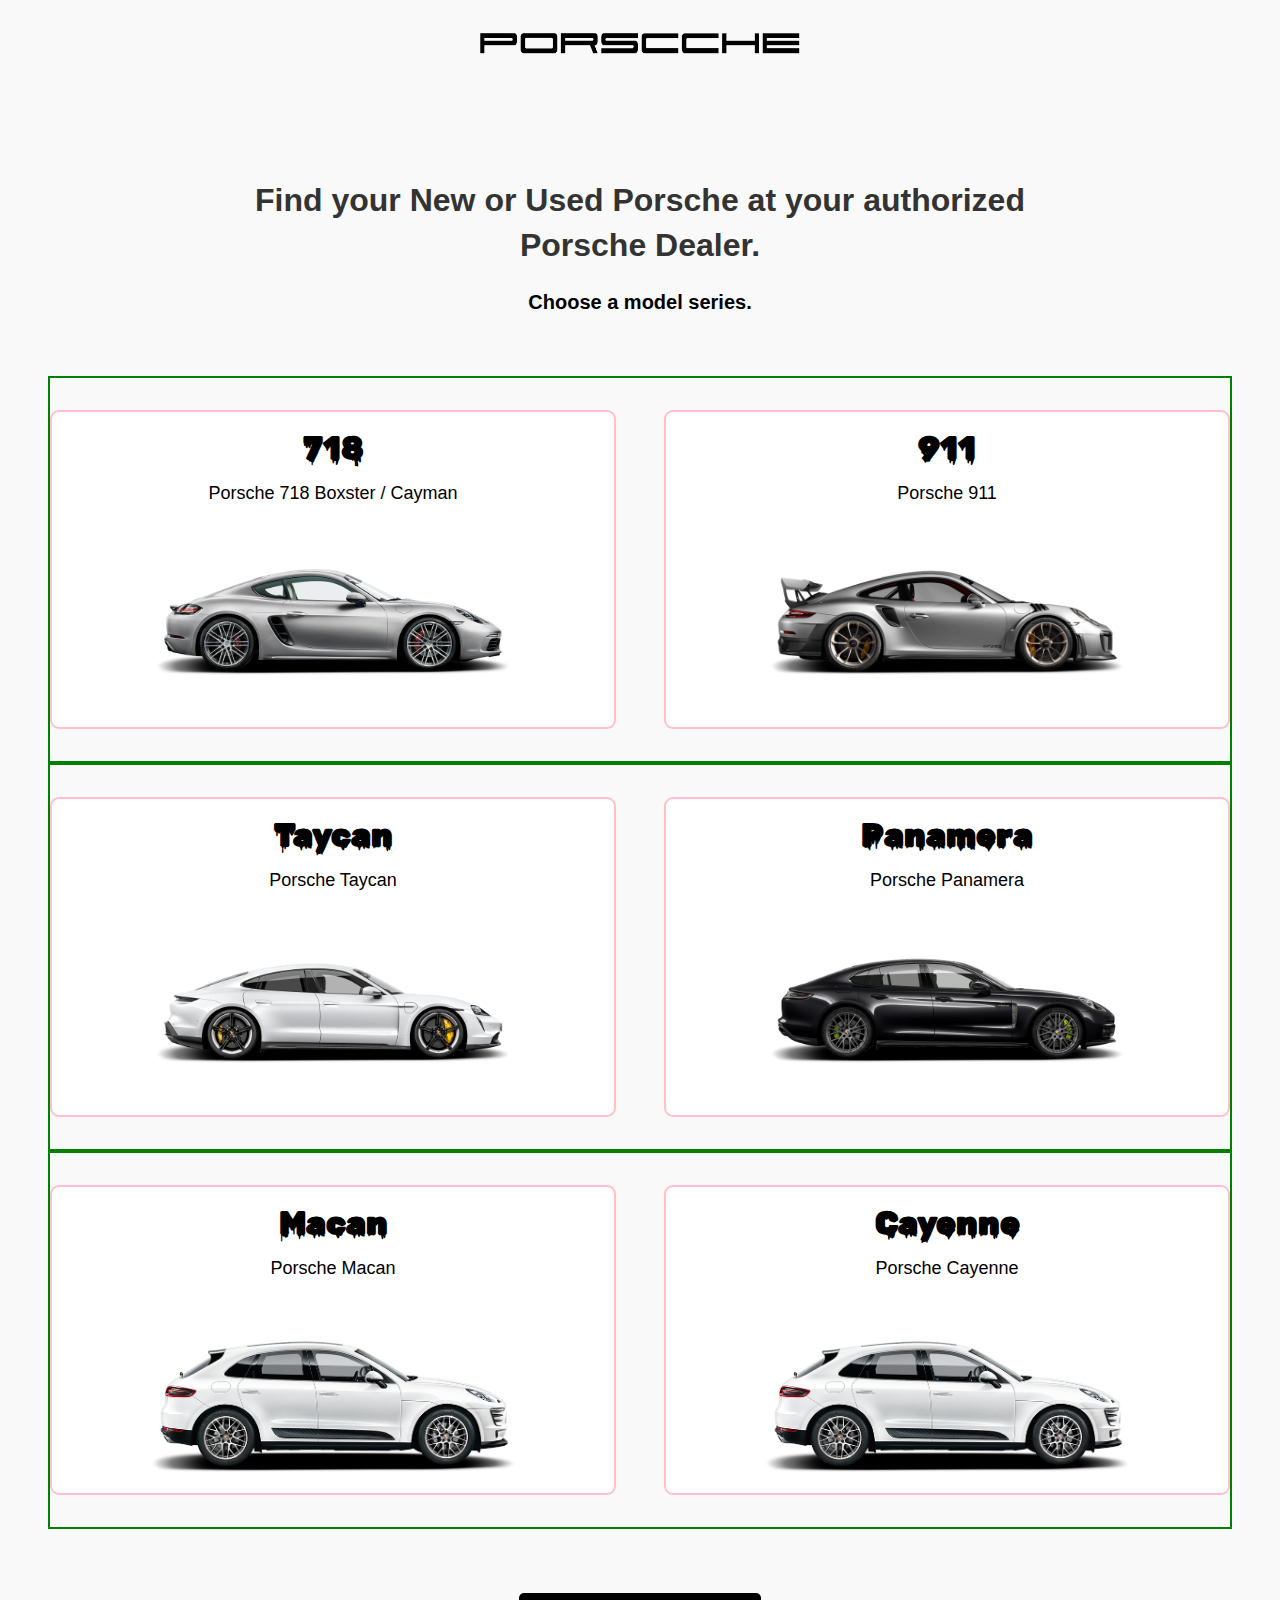
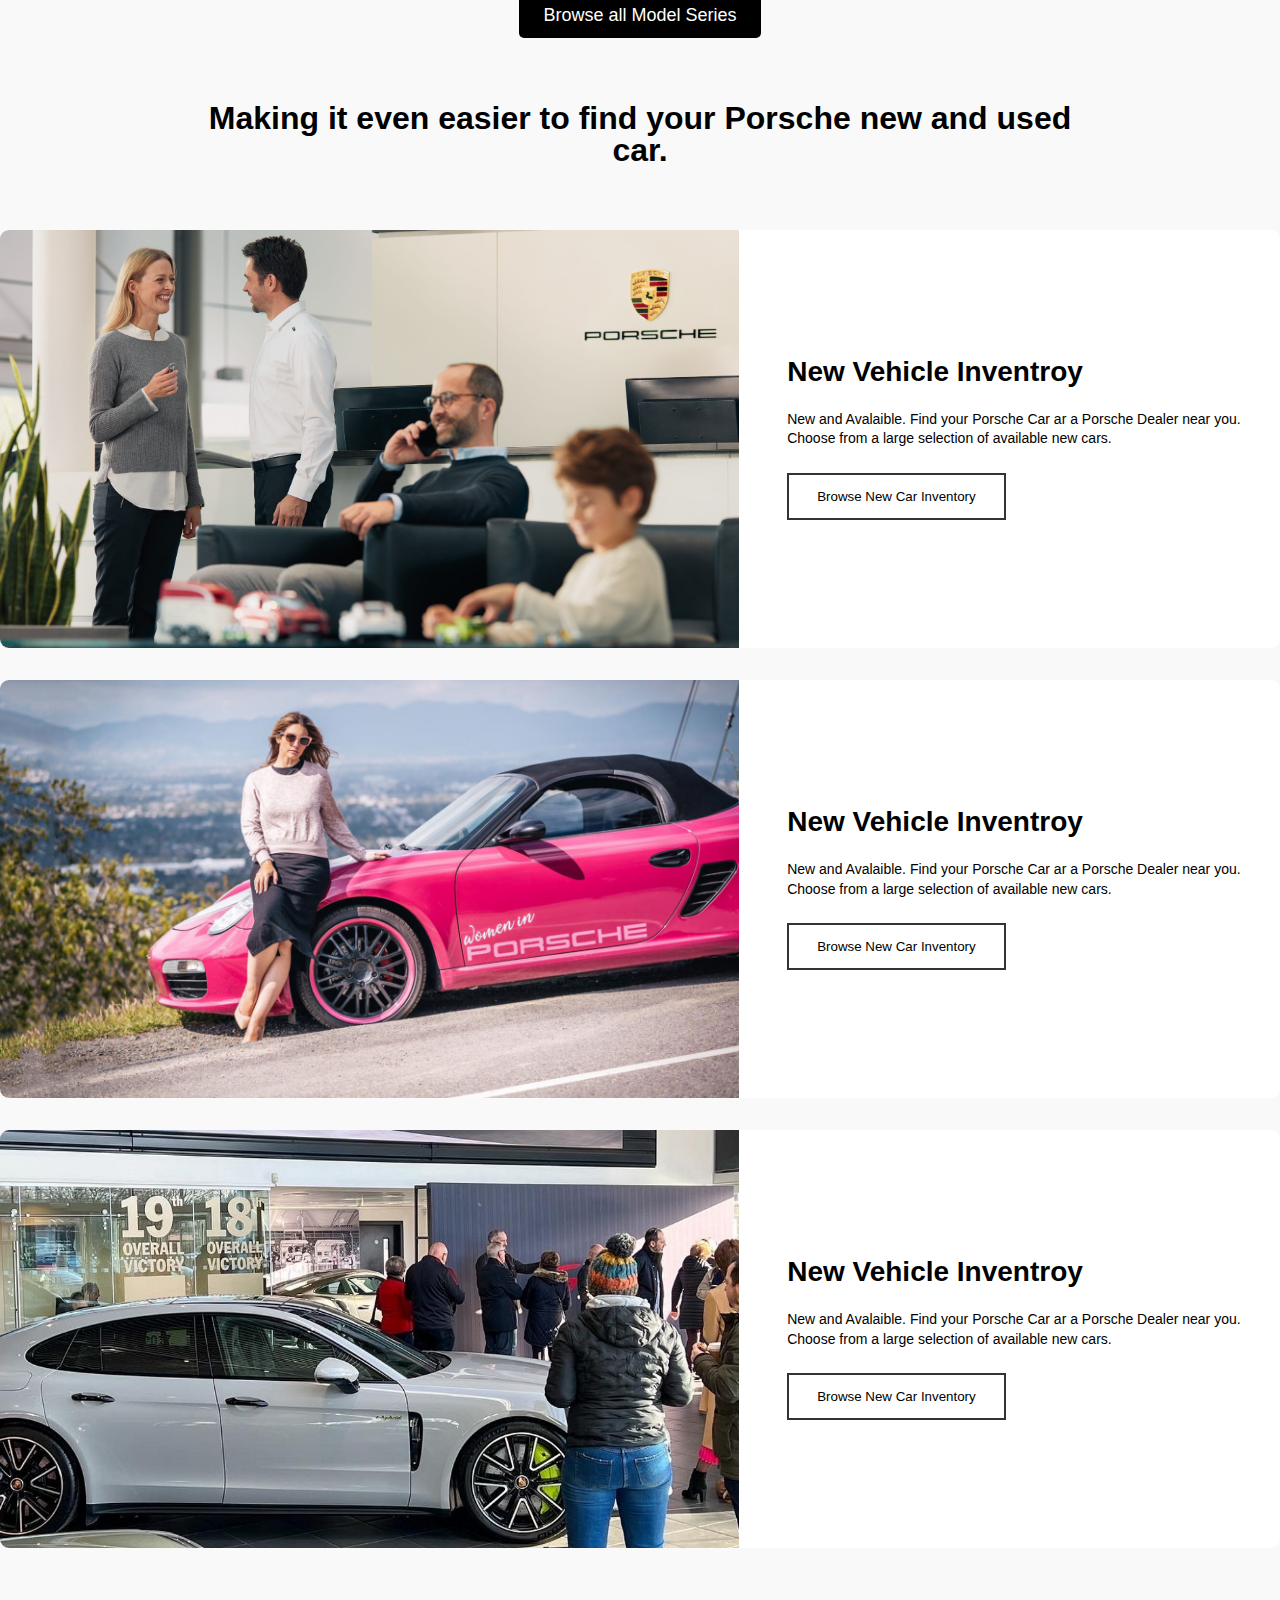
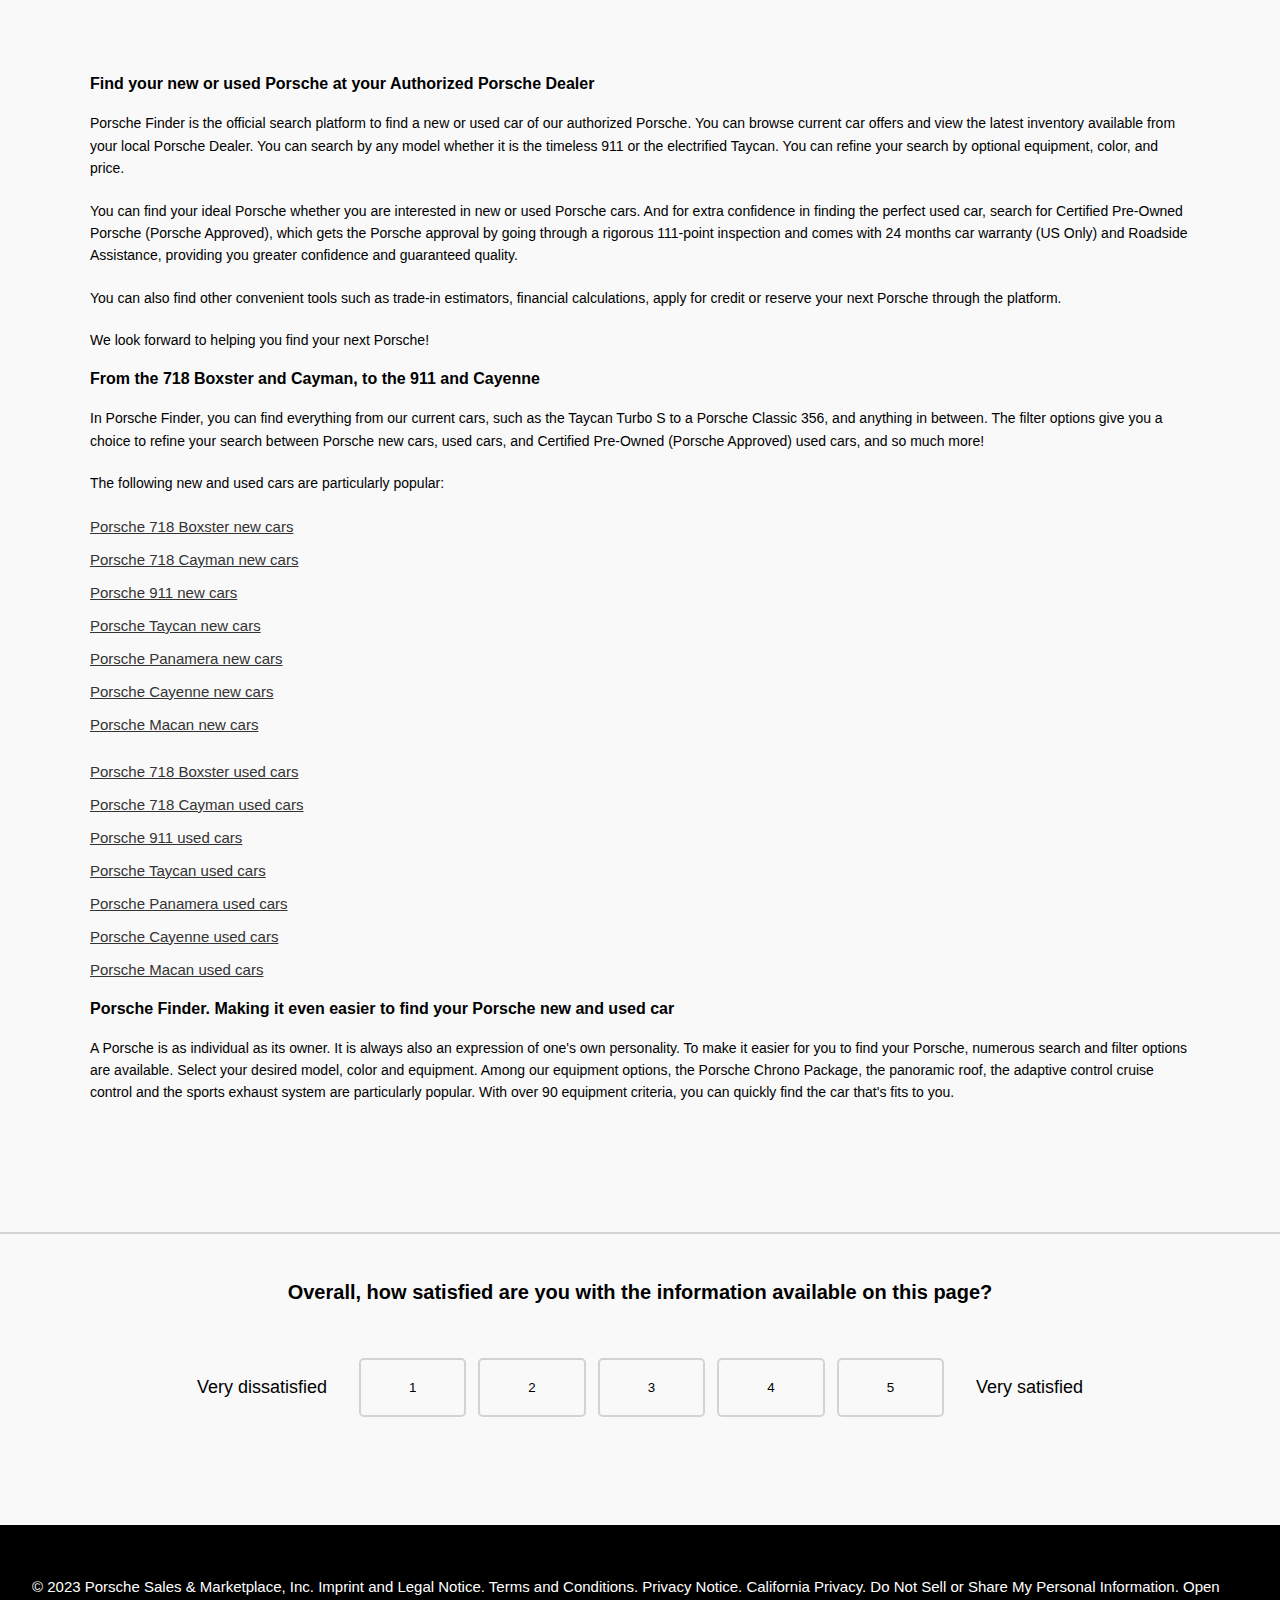
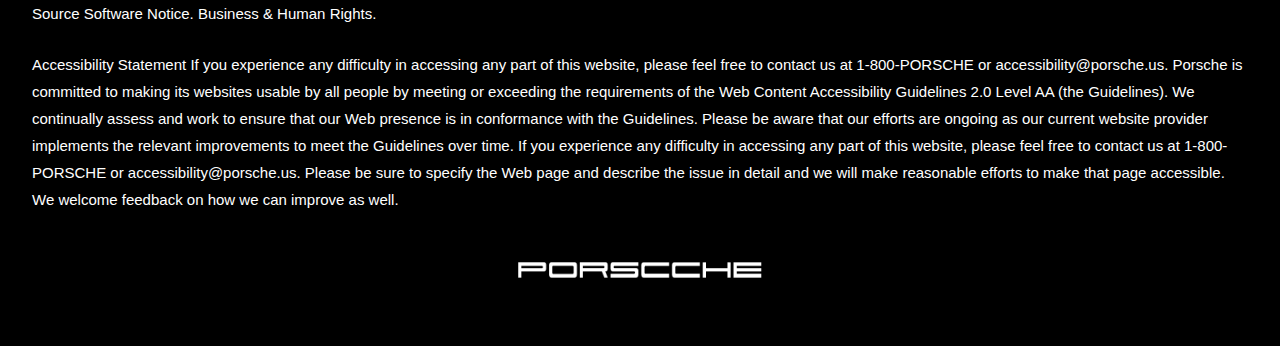
<file: browse.html>
<!DOCTYPE html>
<html lang="en">
  <head>
    <meta charset="UTF-8" />
    <meta name="viewport" content="width=device-width, initial-scale=1.0" />
    <title>Document</title>
    <link rel="stylesheet" href="css/browse.css" />
    <link rel="stylesheet" href="css/queries.css" />
    <link rel="preconnect" href="https://fonts.googleapis.com" />
    <link rel="preconnect" href="https://fonts.gstatic.com" crossorigin />
    <link
      href="https://fonts.googleapis.com/css2?family=Rubik+Wet+Paint&display=swap"
      rel="stylesheet"
    />
    <script defer src="JS/browse.js"></script>
  </head>
  <body>
    <div class="logo-box">
      <img class="logo" src="assets/porschelogo.png" alt="" />
    </div>
    <h1 class="heading">
      Find your New or Used Porsche at your authorized <br />Porsche Dealer.
    </h1>
    <p class="text">Choose a model series.</p>

    <div>
      <div class="main-box">
        <div class="porsche-container">
          <div class="porsche-box">
            <h1>718</h1>
            <p>Porsche 718 Boxster / Cayman</p>
            <img src="assets/boxster.png" alt="" />
          </div>
          <div class="porsche-box">
            <h1>911</h1>
            <p>Porsche 911</p>
            <img src="assets/911.png" alt="" />
          </div>
        </div>
      </div>

      <div class="main-box">
        <div class="porsche-container">
          <div class="porsche-box">
            <h1>Taycan</h1>
            <p>Porsche Taycan</p>
            <img src="assets/taycan.png" alt="" />
          </div>
          <div class="porsche-box">
            <h1>Panamera</h1>
            <p>Porsche Panamera</p>
            <img src="assets/panamera.png" alt="" />
          </div>
        </div>
      </div>

      <div class="main-box">
        <div class="porsche-container">
          <div class="porsche-box">
            <h1>Macan</h1>
            <p>Porsche Macan</p>
            <img style="margin-top: 6.4rem" src="assets/cayenne.png" alt="" />
          </div>
          <div class="porsche-box">
            <h1>Cayenne</h1>
            <p>Porsche Cayenne</p>
            <img style="margin-top: 6.4rem" src="assets/cayenne.png" alt="" />
          </div>
        </div>
      </div>
    </div>
    <div class="browse-btn-box">
      <button class="browse-btn">Browse all Model Series</button>
      <h1>
        Making it even easier to find your Porsche new and used <br />car.
      </h1>
    </div>
    <!-- Inventory -->
    <div class="main-inventory">
      <div class="inventory-container-img1"></div>
      <div class="inventory-container">
        <h2>New Vehicle Inventroy</h2>
        <p>
          New and Avalaible. Find your Porsche Car ar a Porsche Dealer near you.
          Choose from a large selection of available new cars.
        </p>
        <button class="browse-newcar">Browse New Car Inventory</button>
      </div>
    </div>

    <div class="main-inventory">
      <div class="inventory-container-img2"></div>
      <div class="inventory-container">
        <h2>New Vehicle Inventroy</h2>
        <p>
          New and Avalaible. Find your Porsche Car ar a Porsche Dealer near you.
          Choose from a large selection of available new cars.
        </p>
        <button class="browse-newcar">Browse New Car Inventory</button>
      </div>
    </div>

    <div class="main-inventory">
      <div class="inventory-container-img3"></div>
      <div class="inventory-container">
        <h2>New Vehicle Inventroy</h2>
        <p>
          New and Avalaible. Find your Porsche Car ar a Porsche Dealer near you.
          Choose from a large selection of available new cars.
        </p>
        <button class="browse-newcar">Browse New Car Inventory</button>
      </div>
    </div>

    <!-- Additional Information -->
    <div class="add-main-box">
      <div class="additional-container">
        <h5>Find your new or used Porsche at your Authorized Porsche Dealer</h5>
        <p>
          Porsche Finder is the official search platform to find a new or used
          car of our authorized Porsche. You can browse current car offers and
          view the latest inventory available from your local Porsche Dealer.
          You can search by any model whether it is the timeless 911 or the
          electrified Taycan. You can refine your search by optional equipment,
          color, and price.
        </p>
        <p>
          You can find your ideal Porsche whether you are interested in new or
          used Porsche cars. And for extra confidence in finding the perfect
          used car, search for Certified Pre-Owned Porsche (Porsche Approved),
          which gets the Porsche approval by going through a rigorous 111-point
          inspection and comes with 24 months car warranty (US Only) and
          Roadside Assistance, providing you greater confidence and guaranteed
          quality.
        </p>
        <p>
          You can also find other convenient tools such as trade-in estimators,
          financial calculations, apply for credit or reserve your next Porsche
          through the platform.
        </p>
        <p>We look forward to helping you find your next Porsche!</p>
        <h5>From the 718 Boxster and Cayman, to the 911 and Cayenne</h5>
        <p>
          In Porsche Finder, you can find everything from our current cars, such
          as the Taycan Turbo S to a Porsche Classic 356, and anything in
          between. The filter options give you a choice to refine your search
          between Porsche new cars, used cars, and Certified Pre-Owned (Porsche
          Approved) used cars, and so much more!
        </p>
        <p>The following new and used cars are particularly popular:</p>
      </div>
      <!-- Links -->
      <div class="mainlink-container">
        <div class="link-container">
          <a href="">Porsche 718 Boxster new cars</a>
          <a href="">Porsche 718 Cayman new cars</a>
          <a href="">Porsche 911 new cars</a>
          <a href="">Porsche Taycan new cars</a>
          <a href="">Porsche Panamera new cars</a>
          <a href="">Porsche Cayenne new cars</a>
          <a href="">Porsche Macan new cars</a>
        </div>
        <div class="link-container">
          <a href="">Porsche 718 Boxster used cars</a>
          <a href="">Porsche 718 Cayman used cars</a>
          <a href="">Porsche 911 used cars</a>
          <a href="">Porsche Taycan used cars</a>
          <a href="">Porsche Panamera used cars</a>
          <a href="">Porsche Cayenne used cars</a>
          <a href="">Porsche Macan used cars</a>
        </div>
      </div>
      <div class="finder-container">
        <h5>
          Porsche Finder. Making it even easier to find your Porsche new and
          used car
        </h5>
        <p>
          A Porsche is as individual as its owner. It is always also an
          expression of one's own personality. To make it easier for you to find
          your Porsche, numerous search and filter options are available. Select
          your desired model, color and equipment. Among our equipment options,
          the Porsche Chrono Package, the panoramic roof, the adaptive control
          cruise control and the sports exhaust system are particularly popular.
          With over 90 equipment criteria, you can quickly find the car that's
          fits to you.
        </p>
      </div>
    </div>
    <!-- Overall -->
    <div class="main-overall">
      <div class="overall-container">
        <h2>
          Overall, how satisfied are you with the information available on this
          page?
        </h2>
        <div class="score-box">
          <p class="item">Very dissatisfied</p>
          <div class="number-box item">
            <button class="numbered-btn">1</button>
            <button class="numbered-btn">2</button>
            <button class="numbered-btn">3</button>
            <button class="numbered-btn">4</button>
            <button class="numbered-btn">5</button>
          </div>
          <p class="item">Very satisfied</p>
        </div>
        <div class="input-box hidden">
          <p class="text-box">
            Which two things can we do to improve the quality of this page?
          </p>
          <textarea class="input-textarea" style="padding: 0 3.2rem;"></textarea>
          <button class="feedback-btn">Send Feedback</button>
        </div>
      </div>
    </div>
    <!-- End -->
    <div class="end-box">
      <div class="end-container">
        <p>
          © 2023 Porsche Sales & Marketplace, Inc. Imprint and Legal Notice.
          Terms and Conditions. Privacy Notice. California Privacy. Do Not Sell
          or Share My Personal Information. Open Source Software Notice.
          Business & Human Rights.
        </p>
        <p>
          Accessibility Statement If you experience any difficulty in accessing
          any part of this website, please feel free to contact us at
          1-800-PORSCHE or accessibility@porsche.us. Porsche is committed to
          making its websites usable by all people by meeting or exceeding the
          requirements of the Web Content Accessibility Guidelines 2.0 Level AA
          (the Guidelines). We continually assess and work to ensure that our
          Web presence is in conformance with the Guidelines. Please be aware
          that our efforts are ongoing as our current website provider
          implements the relevant improvements to meet the Guidelines over time.
          If you experience any difficulty in accessing any part of this
          website, please feel free to contact us at 1-800-PORSCHE or
          accessibility@porsche.us. Please be sure to specify the Web page and
          describe the issue in detail and we will make reasonable efforts to
          make that page accessible. We welcome feedback on how we can improve
          as well.
        </p>
        <img src="assets/porschelogo.png" alt="" />
      </div>
    </div>
  </body>
</html>
</file>
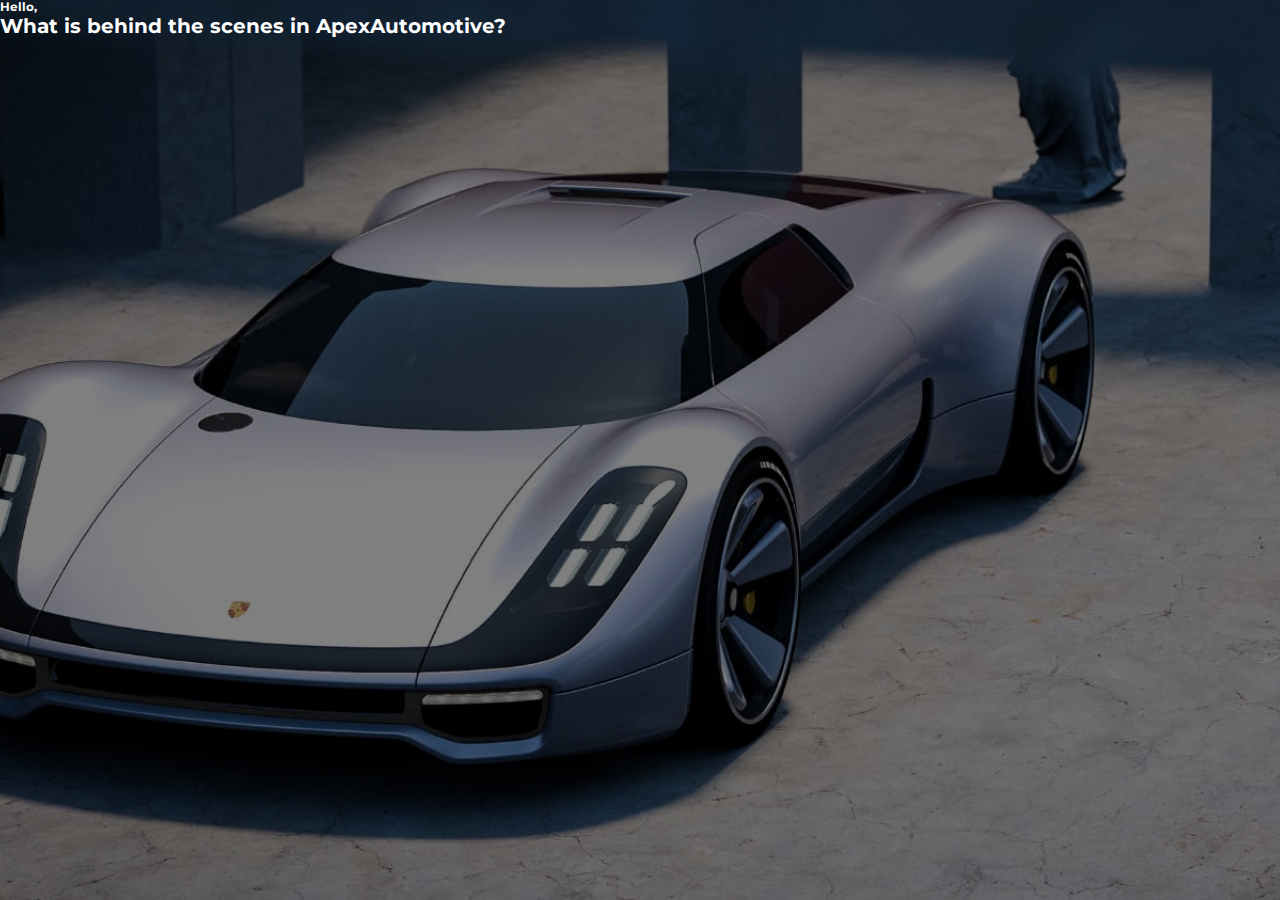
<file: discover.html>
<!DOCTYPE html>
<html lang="en">
  <head>
    <meta charset="UTF-8" />
    <meta name="viewport" content="width=device-width, initial-scale=1.0" />
    <title>Document</title>
    <link rel="stylesheet" href="css/discover.css" />
    <link rel="preconnect" href="https://fonts.googleapis.com" />
    <link rel="preconnect" href="https://fonts.gstatic.com" crossorigin />
    <link
      href="https://fonts.googleapis.com/css2?family=Montserrat:wght@400;500;600;700&display=swap"
      rel="stylesheet"
    />
    <script src="JS/discover.js"></script>
  </head>
  <body>
    <div class="background">
      <h3>Hello, <span class="discoveredValue">User</span></h3>
      <h1>What is behind the scenes in ApexAutomotive?</h1>
    </div>
  </body>
</html>
</file>
<file: css/browse.css>
* {
  margin: 0;
  padding: 0;
  box-sizing: border-box;
}

html {
  font-size: 62.5%;
}

body {
  line-height: 1;
  background-color: #f9f9f9;
  font-family: "Montserrat", sans-serif;
}

.hidden {
  display: none;
  visibility: hidden;
  height: 0;
  width: 0;
}

.logo-box {
  text-align: center;
}

.logo {
  width: 25%;
}

.heading {
  text-align: center;
  font-weight: 700;
  color: #333;
  margin-top: 9.6rem;
  font-size: 3.2rem;
  line-height: 1.4;
  padding: 0 1.8rem;
}

.text {
  text-align: center;
  margin-top: 2.4rem;
  margin-bottom: 6.4rem;
  font-size: 2rem;
  font-weight: 600;
}

.porsche-container {
  max-width: 130rem;
  margin: 0 auto;
  display: grid;
  grid-template-columns: 1fr 1fr;
  gap: 4.8rem;
  padding: 3.2rem 0;
  border: 2px solid green;
}

.porsche-box {
  display: flex;
  flex-direction: column;
  align-items: center;
  justify-content: center;
  padding: 2rem;
  background-color: white;
  border-radius: 9px;
  cursor: pointer;
  transition: 0.3s ease;
  border: 2px solid pink;
}

.porsche-box h1 {
  font-family: "Rubik Wet Paint", cursive;
  font-size: 3.2rem;
  margin-bottom: 2rem;
  font-weight: 900;
}

.porsche-box p {
  font-size: 1.8rem;
}

.porsche-box img {
  width: 70%;
}

.porsche-box:hover {
  transform: translateY(-1.5rem);
}

.main-box {
  padding: 0 4.8rem;
}

.browse-btn-box {
  margin-top: 6.4rem;
  text-align: center;
  padding: 0 3.5rem;
}

.browse-btn-box h1 {
  margin: 6.4rem 0rem;
  font-size: 3.2rem;
  font-weight: 700;
}

.browse-btn {
  font-size: 1.8rem;
  padding: 1.2rem 2.4rem;
  border: none;
  background-color: black;
  color: #fff;
  cursor: pointer;
  border-radius: 5px;
  white-space: nowrap;
}

.main-inventory {
  max-width: 130rem;
  margin: 0 auto;
  display: grid;
  grid-template-columns: 1.5fr 1fr;
  gap: 4.8rem;
  background-color: white;
  border-radius: 9px;
  overflow: hidden;
  margin-bottom: 3.2rem;
}

.inventory-container-img1 {
  background-image: url("../assets/porsche-owner-background.jpg");
  background-position: center;
  background-size: cover;
  background-repeat: no-repeat;
}

.inventory-container-img2 {
  background-image: url("../assets/porsche-owner-background2.jpg");
  background-position: center;
  background-size: cover;
  background-repeat: no-repeat;
}

.inventory-container-img3 {
  background-image: url("../assets/porsche-owner-background3.jpg");
  background-position: center;
  background-size: cover;
  background-repeat: no-repeat;
}

.inventory-container {
  padding: 12.8rem 0;
  display: flex;
  flex-direction: column;
  justify-content: center;
  align-items: start;
  gap: 2.4rem;
}

.inventory-container h2 {
  font-size: 2.8rem;
  font-weight: 600;
}

.inventory-container p {
  font-size: 1.4rem;
  line-height: 1.4;
  font-weight: 500;
}

.browse-newcar {
  padding: 1.4rem 2.8rem;
  border: 2px solid #333;
  background: none;
  cursor: pointer;
  transition: 0.3s ease-in-out;
}

.browse-newcar:hover {
  background-color: aqua;
  color: white;
}

.add-main-box {
  padding: 0 4.2rem 12.8rem 4.2rem;
  border-bottom: 2px solid lightgray;
  margin-bottom: 4.8rem;
}

.additional-container {
  max-width: 110rem;
  margin: 0 auto;
  margin-top: 12.8rem;
  display: flex;
  flex-direction: column;
  gap: 2rem;
}

.additional-container h5 {
  font-size: 1.6rem;
}

.additional-container p {
  font-size: 1.4rem;
  line-height: 1.6;
}

.mainlink-container {
  max-width: 110rem;
  margin: 0 auto;
  display: flex;
  flex-direction: column;
  gap: 3.2rem;
  margin-top: 2.4rem;
  margin-bottom: 2.4rem;
}

.link-container {
  display: flex;
  flex-direction: column;
  gap: 1.8rem;
  font-size: 1.5rem;
  color: #333;
}

.link-container a {
  color: #333;
}

.finder-container {
  max-width: 110rem;
  margin: 0 auto;
  display: flex;
  flex-direction: column;
  gap: 2rem;
}

.finder-container h5 {
  font-size: 1.6rem;
}

.finder-container p {
  font-size: 1.4rem;
  line-height: 1.6;
}

.main-overall {
  padding: 0 3.2rem;
}

.overall-container {
  display: flex;
  flex-direction: column;
  justify-content: center;
  align-items: center;
  gap: 2.4rem;
  max-width: 90%;
  margin: 0 auto;
}

.overall-container h2 {
  font-size: 2rem;
}

.score-box {
  display: flex;
  justify-content: center;
  align-items: center;
  gap: 3.2rem;
  margin-bottom: 4.8rem;
  margin-top: 3.2rem;
}

.score-box p {
  font-size: 1.8rem;
}

.number-box {
  display: flex;
  gap: 1.2rem;
}

.number-box button {
  padding: 2rem 4.8rem;
  border-radius: 5px;
  background: none;
  border: 2px solid lightgray;
  cursor: pointer;
}

.number-box button:hover {
  border: 2px solid black;
}

.input-box {
  display: flex;
  flex-direction: column;
  justify-content: center;
  align-items: center;
  gap: 3.2rem;
  padding: 0 0 3.2rem 0;
  border: 2px solid black;
  width: 100%;
}

.text-box {
  font-size: 1.8rem;
  font-weight: 700;
}

.input-textarea {
  width: 60%;
  height: 16.9rem;
  padding: 1rem;
  font-size: 1.8rem;
}

.feedback-btn {
  font-size: 1.8rem;
  padding: 1.2rem 2.4rem;
  border: none;
  background-color: black;
  color: #fff;
  cursor: pointer;
  border-radius: 5px;
  white-space: nowrap;
}

.end-box {
  background-color: black;
  color: white;
  padding: 4.8rem 3.2rem;
}

.end-container {
  max-width: 140rem;
  margin: 0 auto;
  display: flex;
  flex-direction: column;
  justify-content: center;
  align-items: center;
  gap: 2.4rem;
}

.end-container p {
  font-size: 1.5rem;
  line-height: 1.8;
}

.end-container img {
  filter: invert(100%);
  width: 20%;
}
</file>
<file: css/queries.css>
/* 1350/16 
    1344 is dabla 
*/

/* 1em aris 16px */
@media (max-width: 84em) {
  .hero {
    max-width: 120rem;
  }

  .heading-primary {
    font-size: 4.2rem;
  }
}

/* 1200px is dabla (landscape tablet) */
@media (max-width: 75em) {
  html {
    /* (9px/16px)x100 */
    font-size: 56.25%;
  }

  .grid {
    column-gap: 4.8rem;
    row-gap: 6.4rem;
  }

  .heading-secondary {
    font-size: 3.6rem;
  }

  .heading-tertiary {
    font-size: 2.4rem;
  }

  .header {
    padding: 0 3.2rem;
  }

  .main-nav-list {
    gap: 3.2rem;
  }

  .hero {
    gap: 4.8rem;
  }

  .plan-text {
    font-size: 1.2rem;
  }
}

/* 960px is dabla */
@media (max-width: 60em) {
  /* 8/16 */
  html {
    font-size: 50%;
  }
  .hero {
    grid-template-columns: 1fr;
    padding: 0 8rem;
    gap: 6.4rem;
  }

  .hero-text-box {
    text-align: center;
  }

  .hero-image-box {
    text-align: center;
  }

  .hero-image {
    width: 70%;
  }

  .delivered {
    justify-content: center;
    margin-top: 3.2rem;
  }

  .logos img {
    height: 2.4rem;
  }

  .step-number {
    font-size: 7.4rem;
  }

  .btn--form {
    margin-top: 1.2rem;
  }

  .plan-text {
    font-size: 1.2rem;
  }

  .btn-mobile-nav {
    display: block;
  }

  .main-nav {
    background-color: rgba(255, 255, 255, 0.97);
    position: absolute;
    top: 0;
    left: 0;
    width: 100%;
    height: 100vh;
    display: flex;
    align-items: center;
    justify-content: center;
    transform: translateX(100%);
    transition: all 0.5s ease-in;
    opacity: 0;
    pointer-events: none;
    visibility: hidden;
  }

  .nav-open .main-nav {
    opacity: 1;
    pointer-events: auto;
    visibility: visible;
    transform: translateX(0);
  }

  .nav-open .icon-mobile-nav[name="close-outline"] {
    display: block;
  }

  .nav-open .icon-mobile-nav[name="menu-outline"] {
    display: none;
  }

  .main-nav-list {
    flex-direction: column;
    gap: 4.8rem;
  }

  .main-nav-link:link,
  .main-nav-link:visited {
    font-size: 3rem;
  }

  .options {
    gap: 4.8rem;
  }

  .dealer-container {
    grid-template-columns: 1fr;
    height: 40vh;
  }

  .owner-photo-box {
    grid-row: 1;
    background-position: top;
  }

  .browse-box {
    padding: 6.4rem 4.8rem;
  }

  .porsche-container {
    grid-template-columns: 1fr;
  }
}

/* 704 is dabla */
@media (max-width: 44em) {
  .input-textarea {
    width: 100%;
  }

  .grid--3-cols,
  .grid--4-cols {
    grid-template-columns: repeat(2, 1fr);
  }

  .heading-secondary {
    margin-bottom: 4.8rem;
  }

  .pricing-plan {
    width: 100%;
  }

  .grid-footer {
    grid-template-columns: repeat(6, 1fr);
  }

  .logo-col,
  .address-col {
    grid-column: span 3;
  }

  .nav-col {
    grid-row: 1;
    grid-column: span 2;
    margin-bottom: 3.2rem;
  }

  .fl-table {
    display: block;
    width: 100%;
  }
  .table-wrapper:before {
    content: "Scroll horizontally >";
    display: block;
    text-align: right;
    font-size: 1.1rem;
    color: white;
    padding: 0 0 1rem;
  }
  .fl-table thead,
  .fl-table tbody,
  .fl-table thead th {
    display: block;
  }
  .fl-table thead th:last-child {
    border-bottom: none;
  }
  .fl-table thead {
    float: left;
  }
  .fl-table tbody {
    width: auto;
    position: relative;
    overflow-x: auto;
  }
  .fl-table td,
  .fl-table th {
    padding: 20rem 0.625em 0.625em 0.625em;
    height: 60rem;
    vertical-align: middle;
    box-sizing: border-box;
    overflow-x: hidden;
    overflow-y: auto;
    width: 12rem;
    font-size: 1.3rem;
    text-overflow: ellipsis;
  }
  .fl-table thead th {
    text-align: left;
    border-bottom: 1px solid #f7f7f9;
  }
  .fl-table tbody tr {
    display: table-cell;
  }
  .fl-table tbody tr:nth-child(odd) {
    background: none;
  }
  .fl-table tr:nth-child(even) {
    background: transparent;
  }
  .fl-table tr td:nth-child(odd) {
    background: #f8f8f8;
    border-right: 1px solid #e6e4e4;
  }
  .fl-table tr td:nth-child(even) {
    border-right: 1px solid #e6e4e4;
  }
  .fl-table tbody td {
    display: block;
    text-align: center;
  }
  .options {
    grid-template-columns: 1fr;
  }

  .form-box {
    top: 0;
    left: 0;
    max-width: 100%;
    height: 100vh;
    justify-content: center;
    padding-top: 0;
  }

  .section-pricing {
    padding: 0;
  }

  .saved-cars-box {
    flex-direction: column;
    align-items: center;
  }

  .signin-btn,
  .browse-btn {
    width: 100%;
    font-size: 2rem;
  }

  .score-box {
    flex-direction: column;
  }

  .number-box {
    order: -1;
  }
}

/* 544px is dabla */
@media (max-width: 34em) {
  .number-box button {
    padding: 2rem 3.2rem;
  }

  .grid {
    row-gap: 4.8rem;
  }

  .grid--3-cols,
  .grid--4-cols,
  .grid--2-cols {
    grid-template-columns: 1fr;
  }

  .section-hero {
    padding: 2.4rem 0 6.4rem 0;
  }

  .hero {
    padding: 0 3.2rem;
  }

  .hero-image {
    width: 90%;
  }

  .logos img {
    height: 1.2rem;
  }

  .btn,
  .btn:link,
  .btn:visited {
    padding: 2rem 1.2rem;
  }

  .step-img-box:nth-child(2) {
    grid-row: 1;
  }

  .step-img-box:nth-child(6) {
    grid-row: 5;
  }

  .step-img-box {
    transform: translateY(2.4rem);
  }

  .first-heading,
  .hiw-text,
  .not-sure,
  .second-heading {
    transform: translateX(500px);
    transition: 1.5s ease-in;
  }

  .modal {
    max-width: 45rem;
  }
}

@media (max-width: 23em) {
  .number-box button {
    padding: 2rem 2rem;
  }

  .btn--outline {
    margin-top: 3.2rem;
  }
}
</file>
<file: css/discover.css>
* {
  margin: 0;
  padding: 0;
  box-sizing: border-box;
}

html {
  font-size: 62.5%;
}

body {
  font-family: "Montserrat", sans-serif;
}

.background {
  position: relative;
  width: 100%;
  height: 100vh;
  color: #ffffff;
}

.background::before {
  content: "";
  position: absolute;
  top: 0;
  left: 0;
  width: 100%;
  height: 100%;
  background-image: url("../assets/background-por-2.jpg");
  background-size: cover;
  background-position: center;
  filter: brightness(50%);
  z-index: -10;
}
</file>
